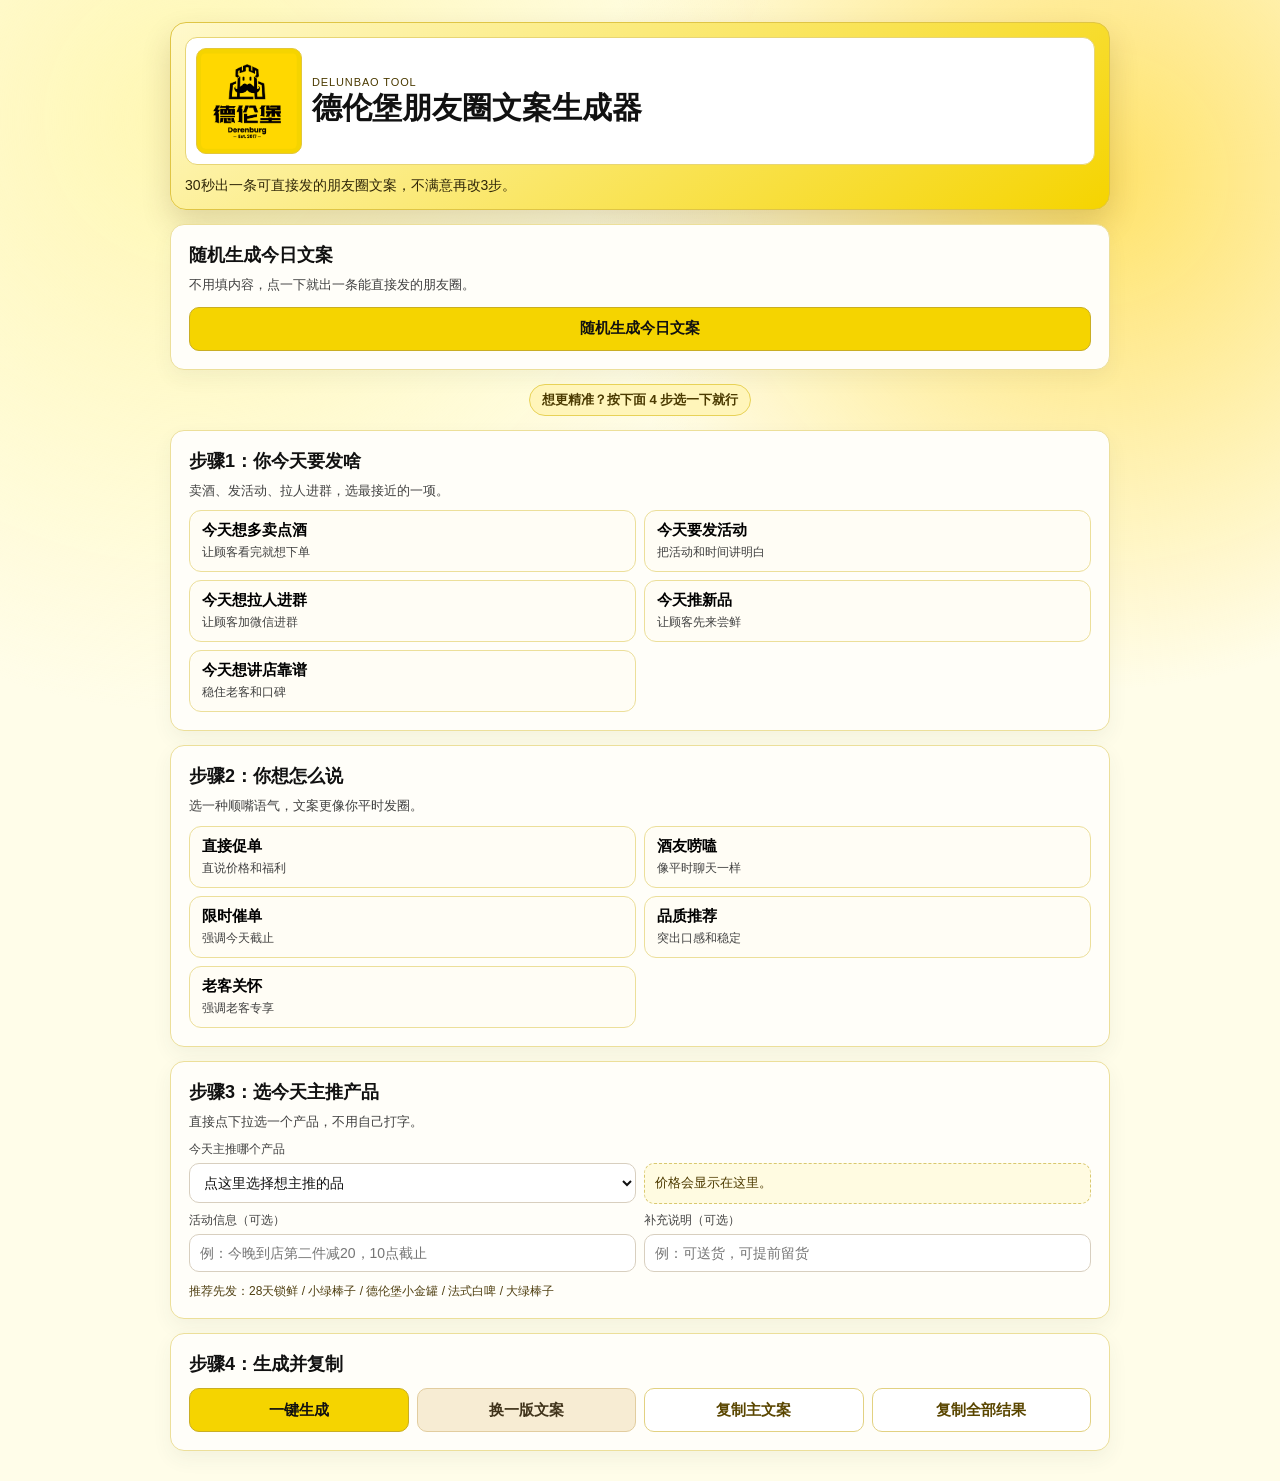
<file: index.html>
<!doctype html>
<html lang="zh-CN">
  <head>
    <meta charset="UTF-8" />
    <meta http-equiv="refresh" content="0; url=./upload-to-github-v2/" />
    <meta name="viewport" content="width=device-width, initial-scale=1.0" />
    <title>Redirecting...</title>
    <script>
      window.location.replace('./upload-to-github-v2/');
    </script>
  </head>
  <body>
    <p>正在跳转到站点页面… 如果没有自动跳转，请点击 <a href="./upload-to-github-v2/">这里</a>。</p>
  </body>
</html>
</file>
<file: upload-to-github-v2/styles.css>
﻿:root {
  --bg: #fffde9;
  --card: #fffef9;
  --ink: #111111;
  --sub: #414141;
  --brand: #f5d400;
  --brand-strong: #d4ae00;
  --line: #ecdf9a;
  --ok: #1f7a42;
  --shadow: 0 14px 30px rgba(60, 39, 8, 0.16);
}

* {
  box-sizing: border-box;
}

html,
body {
  margin: 0;
  padding: 0;
  font-family: "PingFang SC", "Hiragino Sans GB", "Microsoft YaHei", "Noto Sans SC", sans-serif;
  color: var(--ink);
  background:
    radial-gradient(circle at 15% 8%, #fff7b3 0, transparent 34%),
    radial-gradient(circle at 86% 12%, #ffe26a 0, transparent 30%),
    var(--bg);
}

.page-shell {
  max-width: 980px;
  margin: 0 auto;
  padding: 16px 14px 24px;
}

.hero {
  background: linear-gradient(145deg, #fff9cd, #f5d400);
  border-radius: 16px;
  border: 1px solid #dfc545;
  box-shadow: var(--shadow);
  padding: 12px;
}

.hero-brand {
  display: flex;
  gap: 10px;
  align-items: center;
  background: #fff;
  border: 1px solid #e7d575;
  border-radius: 12px;
  padding: 10px;
}

.brand-logo {
  width: 106px;
  max-width: 30%;
  height: auto;
  object-fit: contain;
  display: block;
  border-radius: 10px;
  border: 1px solid #e3c73c;
  background: #f5d400;
  padding: 4px;
}

.brand-copy {
  min-width: 0;
}

.eyebrow {
  margin: 0;
  font-size: 11px;
  letter-spacing: 0.08em;
  text-transform: uppercase;
  color: #4b3a00;
}

.hero h1 {
  margin: 2px 0 0;
  font-size: 24px;
  line-height: 1.2;
}

.hero-sub {
  margin: 10px 0 0;
  font-size: 14px;
  line-height: 1.45;
  color: #2f2608;
}

.panel {
  margin-top: 14px;
  display: grid;
  gap: 12px;
}

.mode-tip {
  display: grid;
  place-items: center;
}

.mode-tip p {
  margin: 0;
  font-size: 13px;
  font-weight: 700;
  color: #4b3a00;
  background: #fff5ba;
  border: 1px solid #e8d257;
  border-radius: 999px;
  padding: 6px 12px;
}

.step-card,
.result-card {
  background: var(--card);
  border: 1px solid var(--line);
  border-radius: 14px;
  padding: 14px;
  box-shadow: 0 8px 20px rgba(58, 72, 62, 0.06);
}

.step-card h2,
.result-card h2 {
  margin: 0;
  font-size: 18px;
}

.hint {
  margin: 8px 0 0;
  font-size: 13px;
  line-height: 1.5;
  color: var(--sub);
}

.option-grid {
  margin-top: 10px;
  display: grid;
  grid-template-columns: 1fr;
  gap: 8px;
}

.option-card {
  width: 100%;
  border: 1px solid var(--line);
  background: #fffdf5;
  border-radius: 12px;
  text-align: left;
  padding: 10px 12px;
  cursor: pointer;
  transition: border-color 0.2s ease, background 0.2s ease;
}

.option-card strong {
  display: block;
  font-size: 15px;
}

.option-card span {
  display: block;
  margin-top: 4px;
  font-size: 12px;
  color: var(--sub);
}

.option-card.is-active {
  border-color: var(--brand);
  background: #fff6c7;
  box-shadow: 0 0 0 2px rgba(245, 212, 0, 0.24);
}

.field-grid {
  margin-top: 10px;
  display: grid;
  gap: 8px;
  grid-template-columns: 1fr;
}

.field {
  display: flex;
  flex-direction: column;
  gap: 5px;
}

.field span {
  font-size: 12px;
  color: var(--sub);
}

.field input,
.field select {
  width: 100%;
  border: 1px solid #d8cfbf;
  border-radius: 10px;
  background: #fff;
  color: var(--ink);
  font-size: 14px;
  padding: 10px;
  outline: none;
}

.field input:focus,
.field select:focus {
  border-color: var(--brand);
  box-shadow: 0 0 0 2px rgba(245, 212, 0, 0.24);
}

.price-hint {
  margin: 0;
  padding: 10px;
  border: 1px dashed #d9c86f;
  border-radius: 10px;
  font-size: 13px;
  color: #4e3b00;
  background: #fffbe1;
  line-height: 1.45;
}

.popular-tips {
  margin: 10px 0 0;
  font-size: 12px;
  color: #4f3f11;
  line-height: 1.5;
}

.actions {
  margin-top: 12px;
  display: grid;
  gap: 8px;
  grid-template-columns: 1fr 1fr;
}

.actions.one-col {
  grid-template-columns: 1fr;
}

.actions.one-col .btn-primary {
  grid-column: auto;
}

.btn {
  border: 1px solid transparent;
  border-radius: 10px;
  min-height: 44px;
  font-size: 15px;
  font-weight: 700;
  cursor: pointer;
}

.btn-primary {
  grid-column: 1 / -1;
  background: var(--brand);
  color: #111;
  border-color: #c9ae23;
}

.btn-primary:hover {
  background: var(--brand-strong);
  color: #111;
}

.btn-secondary {
  background: #f7ecd3;
  color: #40331b;
  border-color: #e2cd9f;
}

.btn-ghost {
  background: #fff;
  color: #5a4600;
  border-color: #e2d181;
}

.quick-output {
  margin-top: 12px;
  border: 1px solid #dbc14f;
  background: linear-gradient(155deg, #fffbe8, #fff2b3);
  border-radius: 12px;
  padding: 12px;
}

.quick-output-label {
  margin: 0;
  font-size: 13px;
  color: #513f00;
  font-weight: 700;
}

.quick-output-text {
  margin: 10px 0;
  padding: 12px;
  background: #fff;
  border: 1px dashed #e2ca95;
  border-radius: 10px;
  white-space: pre-wrap;
  line-height: 1.62;
  font-size: 18px;
  font-weight: 600;
}

.quick-copy-btn {
  width: 100%;
}

.quick-show,
.result-visible {
  animation: resultPop 0.24s ease;
}

.result-head {
  display: flex;
  justify-content: space-between;
  align-items: center;
  gap: 8px;
}

.status-tag {
  border-radius: 999px;
  padding: 4px 8px;
  font-size: 12px;
  color: #4f3d00;
  background: #fff4b8;
  border: 1px solid #e3ca52;
}

.result-block {
  margin-top: 12px;
  border: 1px solid var(--line);
  border-radius: 12px;
  background: #fff;
  padding: 10px;
}

.result-block-head {
  display: flex;
  justify-content: space-between;
  align-items: center;
  gap: 8px;
}

.result-block h3 {
  margin: 0 0 8px;
  font-size: 14px;
}

.copy-text {
  margin: 0;
  white-space: pre-wrap;
  line-height: 1.68;
  font-size: 19px;
  font-weight: 600;
}

.result-items {
  display: grid;
  gap: 8px;
}

.output-item {
  display: flex;
  align-items: flex-start;
  justify-content: space-between;
  gap: 8px;
  border: 1px dashed #dec765;
  border-radius: 10px;
  background: #fffdf0;
  padding: 8px;
}

.output-item.text-only {
  display: block;
}

.output-item-text {
  margin: 0;
  flex: 1;
  white-space: pre-wrap;
  font-size: 16px;
  line-height: 1.65;
}

.mini-copy-btn {
  border: 1px solid #d4b625;
  border-radius: 8px;
  background: #fff3a3;
  color: #3f2f00;
  padding: 8px 12px;
  font-size: 13px;
  font-weight: 800;
  cursor: pointer;
  flex-shrink: 0;
  min-height: 36px;
}

.mini-copy-btn:hover {
  background: #ffeb73;
}

.mini-copy-btn.copied-ok {
  border-color: #79b98f;
  background: #eaf9ef;
  color: var(--ok);
}

.result-hidden,
.hidden {
  display: none !important;
}

.copy-fallback {
  position: fixed;
  inset: 0;
  background: rgba(20, 20, 20, 0.45);
  display: grid;
  place-items: center;
  z-index: 30;
  padding: 14px;
}

.copy-fallback-card {
  width: min(560px, 100%);
  background: #fff;
  border-radius: 14px;
  border: 1px solid #efd79e;
  padding: 14px;
  box-shadow: var(--shadow);
}

.copy-fallback-card h3 {
  margin: 0;
  font-size: 18px;
}

.copy-fallback-card p {
  margin: 8px 0 0;
  font-size: 14px;
  color: #5b5b5b;
}

.copy-fallback-card textarea {
  margin-top: 10px;
  width: 100%;
  min-height: 150px;
  resize: vertical;
  border: 1px solid #d9ccaf;
  border-radius: 10px;
  font-size: 15px;
  line-height: 1.55;
  padding: 10px;
}

.copy-fallback-card .btn {
  margin-top: 10px;
  width: 100%;
}

.toast {
  position: fixed;
  left: 50%;
  bottom: 18px;
  transform: translateX(-50%);
  background: rgba(26, 35, 30, 0.92);
  color: #fff;
  font-size: 13px;
  padding: 8px 12px;
  border-radius: 999px;
  z-index: 40;
}

@keyframes resultPop {
  from {
    opacity: 0;
    transform: translateY(8px);
  }
  to {
    opacity: 1;
    transform: translateY(0);
  }
}

@media (max-width: 430px) {
  .hero-brand {
    align-items: flex-start;
  }

  .brand-logo {
    width: 88px;
  }

  .hero h1 {
    font-size: 21px;
  }

  .output-item {
    flex-direction: column;
  }

  .output-item .mini-copy-btn {
    width: 100%;
  }
}

@media (min-width: 760px) {
  .page-shell {
    padding: 22px 20px 30px;
  }

  .hero {
    padding: 14px;
  }

  .hero h1 {
    font-size: 30px;
  }

  .panel {
    gap: 14px;
  }

  .step-card,
  .result-card {
    padding: 18px;
  }

  .option-grid {
    grid-template-columns: repeat(2, minmax(0, 1fr));
  }

  .field-grid {
    grid-template-columns: repeat(2, minmax(0, 1fr));
    align-items: start;
  }

  .field-grid .price-hint {
    margin-top: 22px;
  }

  .actions {
    grid-template-columns: repeat(4, minmax(0, 1fr));
  }

  .btn-primary {
    grid-column: auto;
  }
}
</file>
